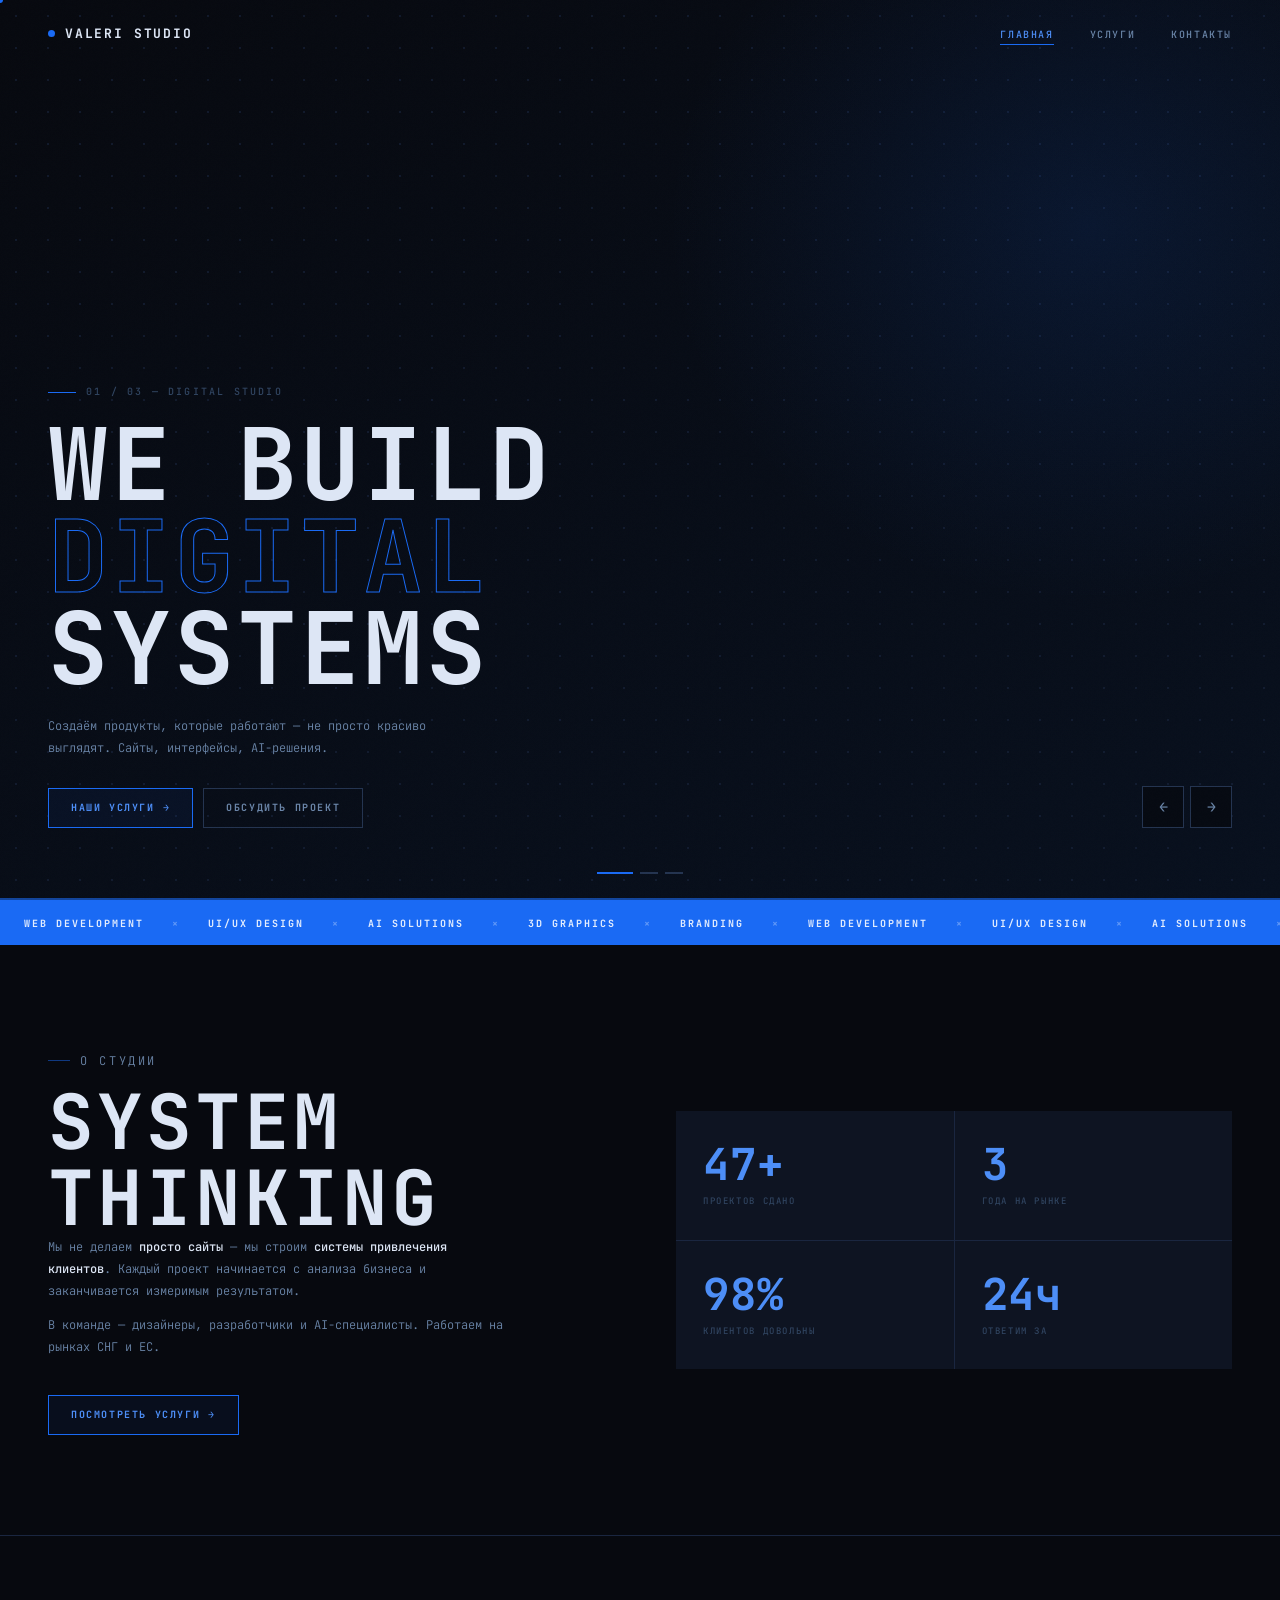
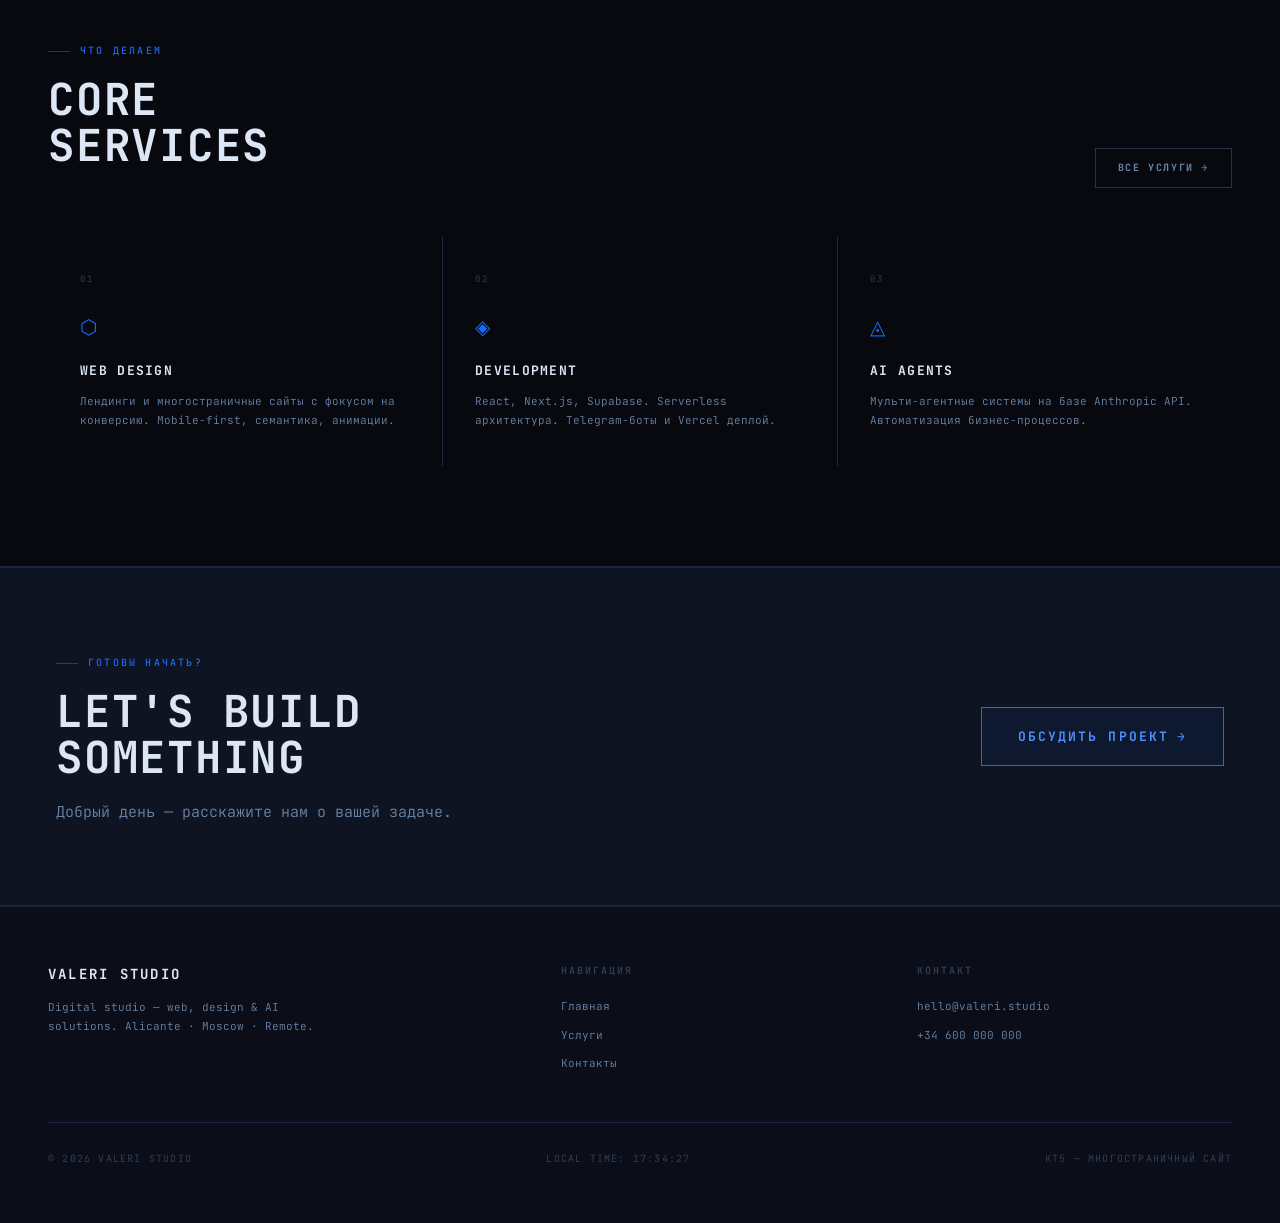
<file: index.html>
<!DOCTYPE html>
<html lang="ru">
<head>
  <meta charset="UTF-8" />
  <meta name="viewport" content="width=device-width, initial-scale=1.0" />
  <title>VALERI STUDIO — Digital Agency</title>
  <meta name="description" content="Digital studio specializing in web development, UI/UX design, and AI-powered solutions." />
  <link rel="stylesheet" href="css/style.css" />
</head>
<body>

  <!-- Noise texture overlay -->
  <div class="noise" aria-hidden="true"></div>

  <!-- ═══════════════════════════════════════
       HEADER
  ═══════════════════════════════════════ -->
  <header class="site-header" role="banner">
    <a href="index.html" class="logo" aria-label="VALERI STUDIO — home">
      <span class="logo-mark" aria-hidden="true"></span>
      VALERI STUDIO
    </a>

    <nav role="navigation" aria-label="Основная навигация">
      <ul class="nav-links" id="nav-links">
        <li><a href="index.html">Главная</a></li>
        <li><a href="portfolio.html">Услуги</a></li>
        <li><a href="contacts.html">Контакты</a></li>
      </ul>
    </nav>

    <button class="menu-toggle" id="menu-toggle" aria-controls="nav-links" aria-expanded="false" aria-label="Открыть меню">
      <span></span>
      <span></span>
      <span></span>
    </button>
  </header>

  <main>

    <!-- ═══════════════════════════════════════
         HERO SLIDER
    ═══════════════════════════════════════ -->
    <section class="hero" aria-label="Главный баннер">
      <div class="slides-track" aria-live="polite">

        <!-- Slide 1 -->
        <article class="slide slide-1 active" aria-roledescription="slide" aria-label="Слайд 1 из 3">
          <div class="slide-bg" aria-hidden="true"></div>
          <div class="slide-content">
            <p class="slide-num">01 / 03 — Digital Studio</p>
            <h1 class="slide-heading">
              WE BUILD<br /><span>DIGITAL</span><br />SYSTEMS
            </h1>
            <p class="slide-desc">
              Создаём продукты, которые работают — не просто красиво выглядят.
              Сайты, интерфейсы, AI-решения.
            </p>
            <div class="slide-actions">
              <a href="portfolio.html" class="btn btn-accent btn-arrow">Наши услуги</a>
              <a href="contacts.html" class="btn btn-ghost">Обсудить проект</a>
            </div>
          </div>
        </article>

        <!-- Slide 2 -->
        <article class="slide slide-2" aria-roledescription="slide" aria-label="Слайд 2 из 3">
          <div class="slide-bg" aria-hidden="true"></div>
          <div class="slide-content">
            <p class="slide-num">02 / 03 — Technology</p>
            <h1 class="slide-heading">
              CODE<br />MEETS<br /><span>DESIGN</span>
            </h1>
            <p class="slide-desc">
              Используем современный стек: React, Next.js, Three.js, AI API.
              Каждый проект — архитектурное решение, не шаблон.
            </p>
            <div class="slide-actions">
              <a href="portfolio.html" class="btn btn-accent btn-arrow">Смотреть работы</a>
            </div>
          </div>
        </article>

        <!-- Slide 3 -->
        <article class="slide slide-3" aria-roledescription="slide" aria-label="Слайд 3 из 3">
          <div class="slide-bg" aria-hidden="true"></div>
          <div class="slide-content">
            <p class="slide-num">03 / 03 — Let's Talk</p>
            <h1 class="slide-heading">
              START<br />YOUR<br /><span>PROJECT</span>
            </h1>
            <p class="slide-desc">
              Расскажите о задаче — ответим в течение 24 часов.
              Первая консультация бесплатно.
            </p>
            <div class="slide-actions">
              <a href="contacts.html" class="btn btn-accent btn-arrow">Связаться</a>
            </div>
          </div>
        </article>

      </div><!-- /.slides-track -->

      <!-- Slider controls -->
      <div class="slider-controls" aria-label="Управление слайдером">
        <button class="slider-btn prev" aria-label="Предыдущий слайд">&#8592;</button>
        <button class="slider-btn next" aria-label="Следующий слайд">&#8594;</button>
      </div>

      <!-- Dot indicators -->
      <div class="slider-dots" role="tablist" aria-label="Слайды">
        <button class="dot active" role="tab" aria-selected="true"  aria-label="Слайд 1"></button>
        <button class="dot"        role="tab" aria-selected="false" aria-label="Слайд 2"></button>
        <button class="dot"        role="tab" aria-selected="false" aria-label="Слайд 3"></button>
      </div>

      <!-- Progress bar -->
      <div class="slider-progress animating" aria-hidden="true" style="width:0%"></div>
    </section>

    <!-- ═══════════════════════════════════════
         MARQUEE STRIP
    ═══════════════════════════════════════ -->
    <div class="marquee-strip" aria-hidden="true">
      <div class="marquee-track">
        <span>WEB DEVELOPMENT</span><span class="sep">×</span>
        <span>UI/UX DESIGN</span><span class="sep">×</span>
        <span>AI SOLUTIONS</span><span class="sep">×</span>
        <span>3D GRAPHICS</span><span class="sep">×</span>
        <span>BRANDING</span><span class="sep">×</span>
        <span>WEB DEVELOPMENT</span><span class="sep">×</span>
        <span>UI/UX DESIGN</span><span class="sep">×</span>
        <span>AI SOLUTIONS</span><span class="sep">×</span>
        <span>3D GRAPHICS</span><span class="sep">×</span>
        <span>BRANDING</span><span class="sep">×</span>
      </div>
    </div>

    <!-- ═══════════════════════════════════════
         ABOUT + STATS
    ═══════════════════════════════════════ -->
    <section class="about-section" aria-labelledby="about-heading">
      <div class="about-inner">

        <div class="about-text">
          <p class="label reveal">О студии</p>
          <h2 class="display-title reveal reveal-d1" id="about-heading">
            SYSTEM<br />THINKING
          </h2>
          <p class="reveal reveal-d2">
            Мы не делаем <strong>просто сайты</strong> — мы строим
            <strong>системы привлечения клиентов</strong>.
            Каждый проект начинается с анализа бизнеса и заканчивается
            измеримым результатом.
          </p>
          <p class="reveal reveal-d3">
            В команде — дизайнеры, разработчики и AI-специалисты.
            Работаем на рынках СНГ и ЕС.
          </p>
          <div class="reveal reveal-d4" style="margin-top:36px">
            <a href="portfolio.html" class="btn btn-accent btn-arrow">Посмотреть услуги</a>
          </div>
        </div>

        <!-- Stats grid with animated counters -->
        <div class="stats-grid reveal reveal-d2">
          <div class="stat-box">
            <div class="stat-number"
                 data-counter
                 data-target="47"
                 data-suffix="+">0+</div>
            <div class="stat-label">Проектов сдано</div>
          </div>
          <div class="stat-box">
            <div class="stat-number"
                 data-counter
                 data-target="3"
                 data-suffix="">0</div>
            <div class="stat-label">Года на рынке</div>
          </div>
          <div class="stat-box">
            <div class="stat-number"
                 data-counter
                 data-target="98"
                 data-suffix="%">0%</div>
            <div class="stat-label">Клиентов довольны</div>
          </div>
          <div class="stat-box">
            <div class="stat-number"
                 data-counter
                 data-target="24"
                 data-suffix="ч">0ч</div>
            <div class="stat-label">Ответим за</div>
          </div>
        </div>

      </div>
    </section>

    <!-- ═══════════════════════════════════════
         SERVICES PREVIEW
    ═══════════════════════════════════════ -->
    <section class="services-preview" aria-labelledby="services-preview-heading">
      <div class="services-preview-inner">

        <header class="services-header">
          <div>
            <p class="label reveal">Что делаем</p>
            <h2 class="section-title reveal reveal-d1" id="services-preview-heading">
              CORE<br />SERVICES
            </h2>
          </div>
          <a href="portfolio.html" class="btn btn-ghost reveal reveal-d2">Все услуги →</a>
        </header>

        <div class="preview-cards" data-stagger>

          <article class="preview-card">
            <p class="card-index">01</p>
            <span class="card-icon" aria-hidden="true">⬡</span>
            <h3 class="card-title">Web Design</h3>
            <p class="card-desc">Лендинги и многостраничные сайты с фокусом на конверсию. Mobile-first, семантика, анимации.</p>
          </article>

          <article class="preview-card">
            <p class="card-index">02</p>
            <span class="card-icon" aria-hidden="true">◈</span>
            <h3 class="card-title">Development</h3>
            <p class="card-desc">React, Next.js, Supabase. Serverless архитектура. Telegram-боты и Vercel деплой.</p>
          </article>

          <article class="preview-card">
            <p class="card-index">03</p>
            <span class="card-icon" aria-hidden="true">◬</span>
            <h3 class="card-title">AI Agents</h3>
            <p class="card-desc">Мульти-агентные системы на базе Anthropic API. Автоматизация бизнес-процессов.</p>
          </article>

        </div><!-- /.preview-cards -->

      </div>
    </section>

    <!-- ═══════════════════════════════════════
         DYNAMIC CONTENT: CTA BANNER
    ═══════════════════════════════════════ -->
    <section style="padding:80px 56px; background:var(--surface); border-top:1px solid var(--border); border-bottom:1px solid var(--border);" aria-labelledby="cta-heading">
      <div style="max-width:1280px; margin:0 auto; display:flex; justify-content:space-between; align-items:center; gap:32px; flex-wrap:wrap;">
        <div>
          <p class="label reveal" aria-hidden="true">Готовы начать?</p>
          <h2 class="section-title reveal reveal-d1" id="cta-heading">
            LET'S BUILD<br />SOMETHING
          </h2>
          <!-- Dynamic greeting injected by main.js -->
          <p class="reveal reveal-d2" style="font-size:15px; color:var(--text-dim); margin-top:8px;">
            <span data-greeting></span> — расскажите нам о вашей задаче.
          </p>
        </div>
        <a href="contacts.html" class="btn btn-accent btn-arrow reveal reveal-d3" style="font-size:13px; padding:18px 36px;">
          Обсудить проект
        </a>
      </div>
    </section>

  </main>

  <!-- ═══════════════════════════════════════
       FOOTER
  ═══════════════════════════════════════ -->
  <footer class="site-footer" role="contentinfo">
    <div>
      <p class="footer-brand">VALERI STUDIO</p>
      <p class="footer-tagline">Digital studio — web, design & AI solutions. Alicante · Moscow · Remote.</p>
    </div>

    <nav class="footer-col" aria-label="Навигация в footer">
      <h4>Навигация</h4>
      <a href="index.html">Главная</a>
      <a href="portfolio.html">Услуги</a>
      <a href="contacts.html">Контакты</a>
    </nav>

    <div class="footer-col">
      <h4>Контакт</h4>
      <a href="mailto:hello@valeri.studio">hello@valeri.studio</a>
      <a href="tel:+34600000000">+34 600 000 000</a>
    </div>

    <div class="footer-bottom">
      <span>© <span data-year></span> VALERI STUDIO</span>
      <span style="font-family:var(--ff-mono); font-size:10px; letter-spacing:0.12em; color:var(--text-muted)">
        LOCAL TIME: <span data-clock></span>
      </span>
      <span>KT5 — Многостраничный сайт</span>
    </div>
  </footer>

  <!-- Scripts -->
  <script src="js/nav.js"></script>
  <script src="js/slider.js"></script>
  <script src="js/main.js"></script>

</body>
</html>
</file>
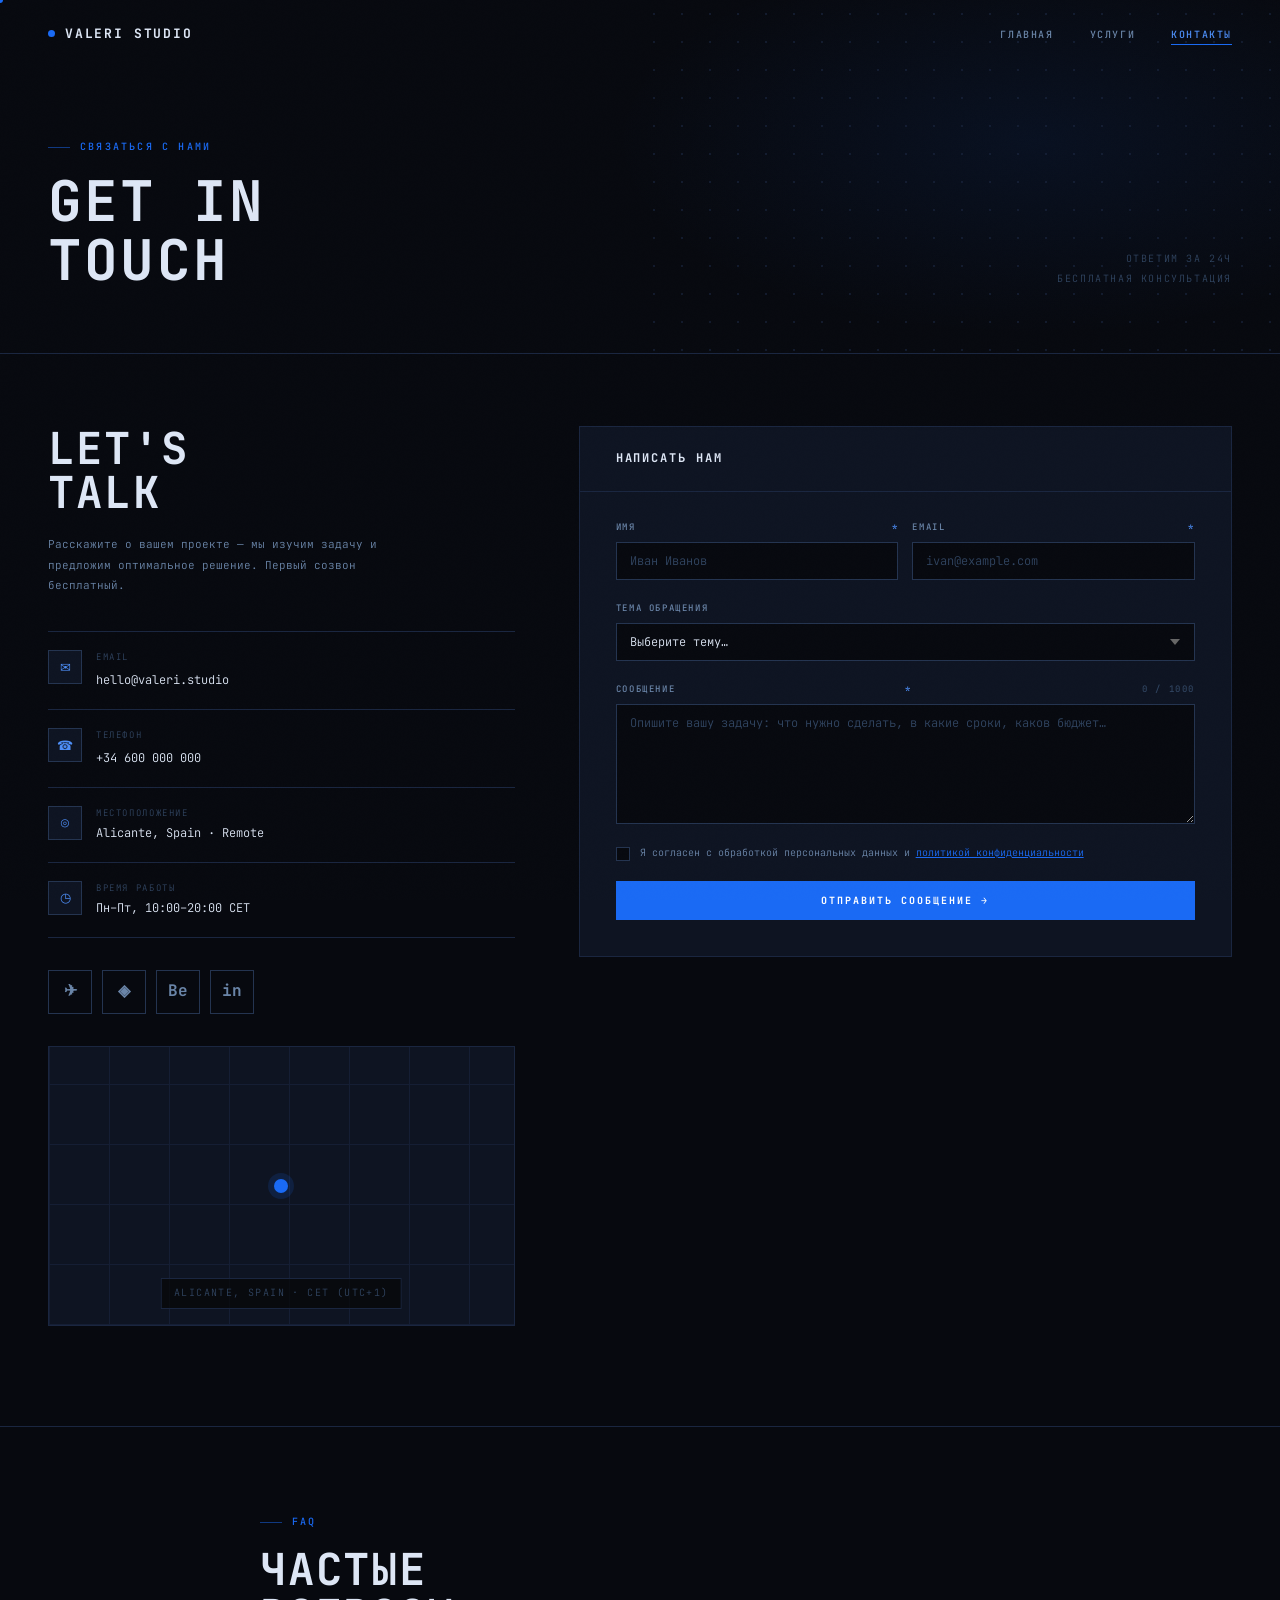
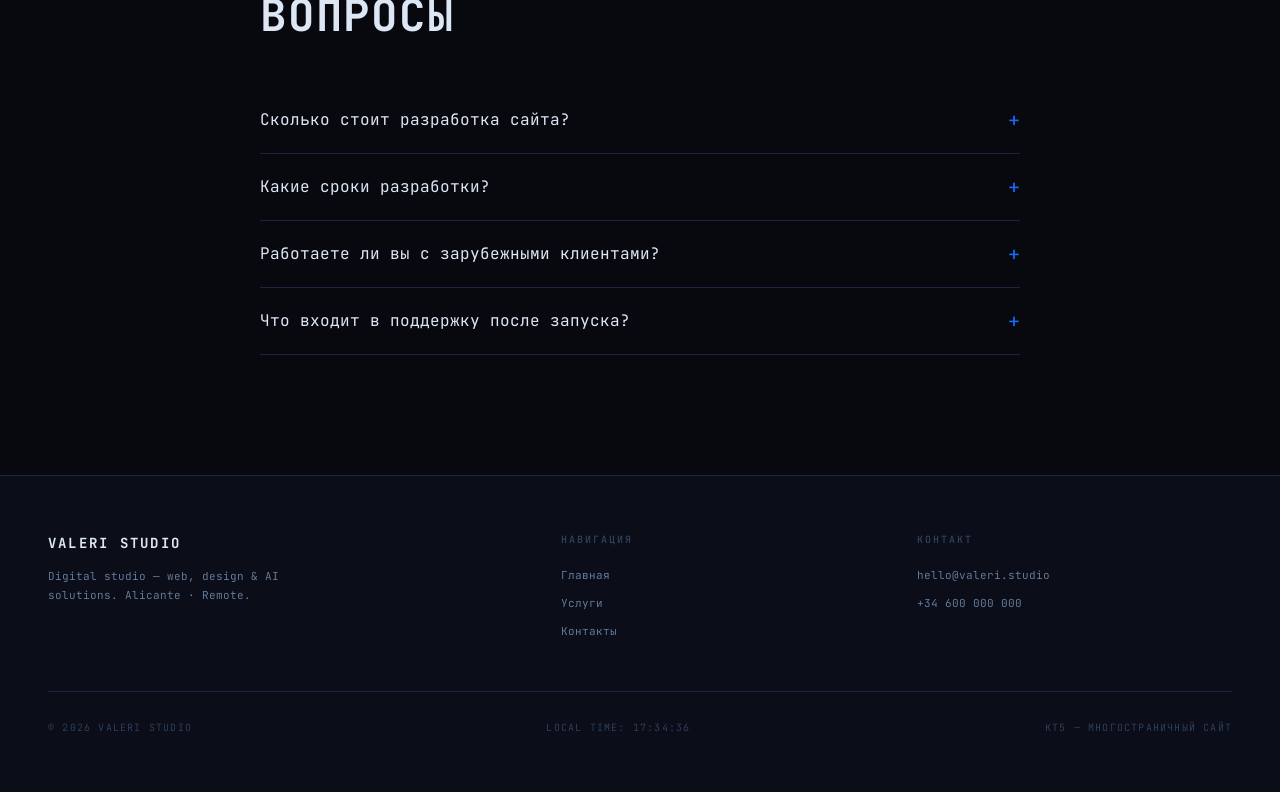
<file: contacts.html>
<!DOCTYPE html>
<html lang="ru">
<head>
  <meta charset="UTF-8" />
  <meta name="viewport" content="width=device-width, initial-scale=1.0" />
  <title>Контакты — VALERI STUDIO</title>
  <meta name="description" content="Свяжитесь с командой VALERI STUDIO. Ответим в течение 24 часов." />
  <link rel="stylesheet" href="css/style.css" />
  <style>
    /* Additional inline styles for map placeholder & social */
    .map-placeholder {
      width: 100%;
      height: 280px;
      background: var(--surface);
      border: 1px solid var(--border);
      display: flex;
      align-items: center;
      justify-content: center;
      margin-top: 32px;
      position: relative;
      overflow: hidden;
    }
    .map-placeholder::before {
      content: '';
      position: absolute;
      inset: 0;
      background:
        repeating-linear-gradient(0deg, var(--border) 0, var(--border) 1px, transparent 1px, transparent 60px),
        repeating-linear-gradient(90deg, var(--border) 0, var(--border) 1px, transparent 1px, transparent 60px);
      opacity: 0.6;
    }
    .map-dot {
      width: 14px; height: 14px;
      background: var(--accent);
      border-radius: 50%;
      position: relative;
      z-index: 1;
      box-shadow: 0 0 0 6px var(--accent-glow);
      animation: map-pulse 2s infinite;
    }
    @keyframes map-pulse {
      0%,100% { box-shadow: 0 0 0 6px var(--accent-glow); }
      50%      { box-shadow: 0 0 0 18px transparent; }
    }
    .map-label {
      position: absolute;
      bottom: 16px; left: 50%; transform: translateX(-50%);
      font-family: var(--ff-mono);
      font-size: 10px;
      letter-spacing: 0.14em;
      text-transform: uppercase;
      color: var(--text-muted);
      z-index: 1;
      background: rgba(6,6,6,0.7);
      padding: 6px 12px;
      border: 1px solid var(--border);
    }

    .social-row {
      display: flex;
      gap: 10px;
      margin-top: 32px;
    }
    .social-btn {
      width: 44px; height: 44px;
      border: 1px solid var(--border-2);
      background: transparent;
      color: var(--text-dim);
      font-size: 16px;
      display: flex;
      align-items: center;
      justify-content: center;
      transition: var(--t);
      text-decoration: none;
      cursor: pointer;
    }
    .social-btn:hover {
      border-color: var(--accent);
      color: var(--accent);
      background: var(--accent-glow);
    }

    /* Field select custom arrow */
    .field-select {
      background-image: url("data:image/svg+xml,%3Csvg xmlns='http://www.w3.org/2000/svg' width='10' height='6'%3E%3Cpath d='M0 0l5 6 5-6z' fill='%23666'/%3E%3C/svg%3E");
      background-repeat: no-repeat;
      background-position: right 14px center;
      padding-right: 36px;
    }
    .field-select option { background: #111; }
  </style>
</head>
<body>

  <div class="noise" aria-hidden="true"></div>

  <!-- ═══════════════════════════════════════
       HEADER
  ═══════════════════════════════════════ -->
  <header class="site-header" role="banner">
    <a href="index.html" class="logo" aria-label="VALERI STUDIO — home">
      <span class="logo-mark" aria-hidden="true"></span>
      VALERI STUDIO
    </a>

    <nav role="navigation" aria-label="Основная навигация">
      <ul class="nav-links" id="nav-links">
        <li><a href="index.html">Главная</a></li>
        <li><a href="portfolio.html">Услуги</a></li>
        <li><a href="contacts.html">Контакты</a></li>
      </ul>
    </nav>

    <button class="menu-toggle" id="menu-toggle" aria-controls="nav-links" aria-expanded="false" aria-label="Открыть меню">
      <span></span><span></span><span></span>
    </button>
  </header>

  <main>

    <!-- ═══════════════════════════════════════
         PAGE HERO
    ═══════════════════════════════════════ -->
    <section class="page-hero" aria-labelledby="contacts-heading">
      <div class="page-hero-inner">
        <div>
          <p class="label">Связаться с нами</p>
          <h1 class="page-title" id="contacts-heading">
            GET IN<br />TOUCH
          </h1>
        </div>
        <p class="page-hero-meta">
          Ответим за 24ч<br />
          Бесплатная консультация
        </p>
      </div>
    </section>

    <!-- ═══════════════════════════════════════
         CONTACT SECTION
    ═══════════════════════════════════════ -->
    <section class="contact-section" aria-labelledby="contact-form-title">

      <div class="contact-inner">

        <!-- Left: Contact info -->
        <aside class="contact-info" aria-label="Контактная информация">

          <h2 class="reveal">LET'S<br />TALK</h2>
          <p class="reveal reveal-d1">
            Расскажите о вашем проекте — мы изучим задачу
            и предложим оптимальное решение.
            Первый созвон бесплатный.
          </p>

          <!-- Contact items -->
          <div class="contact-items reveal reveal-d2">

            <div class="contact-item">
              <div class="ci-icon" aria-hidden="true">✉</div>
              <div>
                <p class="ci-label">Email</p>
                <a href="mailto:hello@valeri.studio" class="ci-value" style="transition:color 0.2s" onmouseenter="this.style.color='var(--accent)'" onmouseleave="this.style.color=''">
                  hello@valeri.studio
                </a>
              </div>
            </div>

            <div class="contact-item">
              <div class="ci-icon" aria-hidden="true">☎</div>
              <div>
                <p class="ci-label">Телефон</p>
                <a href="tel:+34600000000" class="ci-value" style="transition:color 0.2s" onmouseenter="this.style.color='var(--accent)'" onmouseleave="this.style.color=''">
                  +34 600 000 000
                </a>
              </div>
            </div>

            <div class="contact-item">
              <div class="ci-icon" aria-hidden="true">◎</div>
              <div>
                <p class="ci-label">Местоположение</p>
                <p class="ci-value">Alicante, Spain · Remote</p>
              </div>
            </div>

            <div class="contact-item">
              <div class="ci-icon" aria-hidden="true">◷</div>
              <div>
                <p class="ci-label">Время работы</p>
                <p class="ci-value">Пн–Пт, 10:00–20:00 CET</p>
              </div>
            </div>

          </div>

          <!-- Social links -->
          <div class="social-row reveal reveal-d3" aria-label="Социальные сети">
            <a href="#" class="social-btn" aria-label="Telegram" title="Telegram">✈</a>
            <a href="#" class="social-btn" aria-label="GitHub" title="GitHub">◈</a>
            <a href="#" class="social-btn" aria-label="Behance" title="Behance">Be</a>
            <a href="#" class="social-btn" aria-label="LinkedIn" title="LinkedIn">in</a>
          </div>

          <!-- Map placeholder -->
          <div class="map-placeholder reveal reveal-d4" role="img" aria-label="Местоположение: Alicante, Spain">
            <div class="map-dot"></div>
            <p class="map-label">Alicante, Spain · CET (UTC+1)</p>
          </div>

        </aside>

        <!-- Right: Contact form -->
        <div class="contact-form-wrap reveal reveal-d2">

          <h2 class="form-title" id="contact-form-title">Написать нам</h2>

          <!-- Form -->
          <form id="contact-form" novalidate autocomplete="on">

            <div class="form-row">

              <!-- Name -->
              <div class="field-group">
                <label class="field-label" for="field-name">
                  Имя <span class="req" aria-hidden="true">*</span>
                </label>
                <input
                  id="field-name"
                  class="field-input"
                  type="text"
                  name="name"
                  placeholder="Иван Иванов"
                  autocomplete="name"
                  required
                  aria-required="true"
                  aria-describedby="error-name"
                />
                <span class="field-error" id="error-name" data-error="name" role="alert"></span>
              </div>

              <!-- Email -->
              <div class="field-group">
                <label class="field-label" for="field-email">
                  Email <span class="req" aria-hidden="true">*</span>
                </label>
                <input
                  id="field-email"
                  class="field-input"
                  type="email"
                  name="email"
                  placeholder="ivan@example.com"
                  autocomplete="email"
                  required
                  aria-required="true"
                  aria-describedby="error-email"
                />
                <span class="field-error" id="error-email" data-error="email" role="alert"></span>
              </div>

            </div><!-- /.form-row -->

            <!-- Subject (select) -->
            <div class="field-group full">
              <label class="field-label" for="field-subject">Тема обращения</label>
              <select
                id="field-subject"
                class="field-input field-select"
                name="subject"
                aria-describedby="error-subject"
              >
                <option value="" disabled selected>Выберите тему…</option>
                <option value="web">Веб-разработка / лендинг</option>
                <option value="design">UI/UX дизайн</option>
                <option value="ai">AI-агент / автоматизация</option>
                <option value="3d">3D / WebGL визуализация</option>
                <option value="other">Другое</option>
              </select>
              <span class="field-error" id="error-subject" data-error="subject" role="alert"></span>
            </div>

            <!-- Message -->
            <div class="field-group full">
              <label class="field-label" for="field-message">
                Сообщение <span class="req" aria-hidden="true">*</span>
                <span data-counter-label style="color:var(--text-muted)">0 / 1000</span>
              </label>
              <textarea
                id="field-message"
                class="field-textarea"
                name="message"
                placeholder="Опишите вашу задачу: что нужно сделать, в какие сроки, каков бюджет…"
                required
                aria-required="true"
                aria-describedby="error-message"
              ></textarea>
              <span class="field-error" id="error-message" data-error="message" role="alert"></span>
            </div>

            <!-- Privacy checkbox -->
            <label class="form-check" for="privacy-check">
              <input type="checkbox" id="privacy-check" name="privacy" />
              <span class="form-check-text">
                Я согласен с обработкой персональных данных и
                <a href="#" style="color:var(--accent);text-decoration:underline">политикой конфиденциальности</a>
              </span>
            </label>

            <!-- Submit -->
            <button type="submit" class="form-submit" aria-live="polite">
              <span class="btn-text">Отправить сообщение →</span>
              <span class="spinner" aria-hidden="true"></span>
            </button>

          </form>

          <!-- Success state (hidden until form submitted) -->
          <div class="form-success" role="alert" aria-live="polite">
            <div class="success-icon" aria-hidden="true">✓</div>
            <h3 class="success-title">Сообщение отправлено!</h3>
            <p class="success-desc">
              Спасибо! Мы получили вашу заявку и свяжемся в течение 24 часов.
            </p>
            <button
              onclick="location.reload()"
              class="btn btn-ghost"
              style="margin-top:8px"
              aria-label="Отправить ещё одно сообщение"
            >
              Отправить ещё
            </button>
          </div>

        </div><!-- /.contact-form-wrap -->

      </div><!-- /.contact-inner -->

    </section>

    <!-- ═══════════════════════════════════════
         FAQ (Динамическое изменение контента)
    ═══════════════════════════════════════ -->
    <section style="padding:80px 56px 120px; border-top:1px solid var(--border);" aria-labelledby="faq-heading">
      <div style="max-width:760px; margin:0 auto;">
        <p class="label reveal">FAQ</p>
        <h2 class="section-title reveal reveal-d1" id="faq-heading">ЧАСТЫЕ<br />ВОПРОСЫ</h2>

        <div style="margin-top:48px;" id="faq-list">

          <!-- FAQ items - открываются по клику (динамическое изменение контента) -->
          <div class="faq-item reveal" style="border-bottom:1px solid var(--border);">
            <button class="faq-q" aria-expanded="false" style="width:100%;text-align:left;background:none;border:none;padding:20px 0;display:flex;justify-content:space-between;align-items:center;font-family:var(--ff-body);font-size:16px;color:var(--text);cursor:pointer;gap:16px;">
              Сколько стоит разработка сайта?
              <span class="faq-icon" aria-hidden="true" style="color:var(--accent);font-size:20px;transition:transform 0.3s;flex-shrink:0">+</span>
            </button>
            <div class="faq-a" style="overflow:hidden;max-height:0;transition:max-height 0.4s ease;font-size:14px;color:var(--text-dim);line-height:1.8;padding-bottom:0;">
              <p style="padding-bottom:20px;">Лендинг — от ₽35 000 / €1 000. Многостраничный сайт — от ₽75 000 / €2 000. Цена зависит от функциональности, дизайна и сроков. Бесплатно обсудим детали перед оценкой.</p>
            </div>
          </div>

          <div class="faq-item reveal reveal-d1" style="border-bottom:1px solid var(--border);">
            <button class="faq-q" aria-expanded="false" style="width:100%;text-align:left;background:none;border:none;padding:20px 0;display:flex;justify-content:space-between;align-items:center;font-family:var(--ff-body);font-size:16px;color:var(--text);cursor:pointer;gap:16px;">
              Какие сроки разработки?
              <span class="faq-icon" aria-hidden="true" style="color:var(--accent);font-size:20px;transition:transform 0.3s;flex-shrink:0">+</span>
            </button>
            <div class="faq-a" style="overflow:hidden;max-height:0;transition:max-height 0.4s ease;font-size:14px;color:var(--text-dim);line-height:1.8;">
              <p style="padding-bottom:20px;">Лендинг — 7–14 дней. Многостраничный сайт — 3–6 недель. AI-агент — от 2 недель. Сроки фиксируем в договоре с чёткими дедлайнами по каждому этапу.</p>
            </div>
          </div>

          <div class="faq-item reveal reveal-d2" style="border-bottom:1px solid var(--border);">
            <button class="faq-q" aria-expanded="false" style="width:100%;text-align:left;background:none;border:none;padding:20px 0;display:flex;justify-content:space-between;align-items:center;font-family:var(--ff-body);font-size:16px;color:var(--text);cursor:pointer;gap:16px;">
              Работаете ли вы с зарубежными клиентами?
              <span class="faq-icon" aria-hidden="true" style="color:var(--accent);font-size:20px;transition:transform 0.3s;flex-shrink:0">+</span>
            </button>
            <div class="faq-a" style="overflow:hidden;max-height:0;transition:max-height 0.4s ease;font-size:14px;color:var(--text-dim);line-height:1.8;">
              <p style="padding-bottom:20px;">Да. Работаем с клиентами из СНГ, ЕС и других регионов. Принимаем оплату в рублях, евро и USDT. Работаем полностью удалённо.</p>
            </div>
          </div>

          <div class="faq-item reveal reveal-d3" style="border-bottom:1px solid var(--border);">
            <button class="faq-q" aria-expanded="false" style="width:100%;text-align:left;background:none;border:none;padding:20px 0;display:flex;justify-content:space-between;align-items:center;font-family:var(--ff-body);font-size:16px;color:var(--text);cursor:pointer;gap:16px;">
              Что входит в поддержку после запуска?
              <span class="faq-icon" aria-hidden="true" style="color:var(--accent);font-size:20px;transition:transform 0.3s;flex-shrink:0">+</span>
            </button>
            <div class="faq-a" style="overflow:hidden;max-height:0;transition:max-height 0.4s ease;font-size:14px;color:var(--text-dim);line-height:1.8;">
              <p style="padding-bottom:20px;">30 дней бесплатной поддержки: исправление багов, мелкие правки, консультации. Далее — по ежемесячному договору обслуживания.</p>
            </div>
          </div>

        </div><!-- /#faq-list -->
      </div>
    </section>

  </main>

  <!-- ═══════════════════════════════════════
       FOOTER
  ═══════════════════════════════════════ -->
  <footer class="site-footer" role="contentinfo">
    <div>
      <p class="footer-brand">VALERI STUDIO</p>
      <p class="footer-tagline">Digital studio — web, design & AI solutions. Alicante · Remote.</p>
    </div>
    <nav class="footer-col" aria-label="Навигация в footer">
      <h4>Навигация</h4>
      <a href="index.html">Главная</a>
      <a href="portfolio.html">Услуги</a>
      <a href="contacts.html">Контакты</a>
    </nav>
    <div class="footer-col">
      <h4>Контакт</h4>
      <a href="mailto:hello@valeri.studio">hello@valeri.studio</a>
      <a href="tel:+34600000000">+34 600 000 000</a>
    </div>
    <div class="footer-bottom">
      <span>© <span data-year></span> VALERI STUDIO</span>
      <span style="font-family:var(--ff-mono); font-size:10px; color:var(--text-muted)">
        LOCAL TIME: <span data-clock></span>
      </span>
      <span>KT5 — Многостраничный сайт</span>
    </div>
  </footer>

  <!-- Site scripts -->
  <script src="js/nav.js"></script>
  <script src="js/main.js"></script>
  <script src="js/form.js"></script>

  <!-- FAQ accordion — динамическое изменение контента -->
  <script>
    (function () {
      document.querySelectorAll('.faq-item').forEach(item => {
        const btn  = item.querySelector('.faq-q');
        const body = item.querySelector('.faq-a');
        const icon = item.querySelector('.faq-icon');

        btn.addEventListener('click', () => {
          const isOpen = btn.getAttribute('aria-expanded') === 'true';

          // Close all
          document.querySelectorAll('.faq-item').forEach(other => {
            other.querySelector('.faq-q').setAttribute('aria-expanded', 'false');
            other.querySelector('.faq-a').style.maxHeight = '0';
            other.querySelector('.faq-icon').style.transform = 'rotate(0deg)';
          });

          // Open clicked (if was closed)
          if (!isOpen) {
            btn.setAttribute('aria-expanded', 'true');
            body.style.maxHeight = body.scrollHeight + 'px';
            icon.style.transform = 'rotate(45deg)';
          }
        });
      });
    })();
  </script>

</body>
</html>
</file>
<file: css/style.css>
@import url('https://fonts.googleapis.com/css2?family=JetBrains+Mono:ital,wght@0,300;0,400;0,500;0,700;1,300&display=swap');

/* ═══════════════════════════════════════════
   ROOT VARIABLES — Corporate Blue / sf-sys
═══════════════════════════════════════════ */
:root {
  --bg:           #07090f;
  --bg-2:         #0b0e18;
  --surface:      #0e1422;
  --surface-2:    #111828;
  --border:       #1a2640;
  --border-2:     #243450;
  --text:         #dde6f5;
  --text-dim:     #6a85a8;
  --text-muted:   #304460;
  --accent:       #1a6af4;
  --accent-2:     #4d8ef7;
  --accent-glow:  rgba(26,106,244,0.14);
  --accent-dark:  #1255cc;
  --red:          #e84040;
  --radius:       2px;
  --ff:           'JetBrains Mono', monospace;
  --ease:         cubic-bezier(0.25, 0.46, 0.45, 0.94);
  --t:            all 0.28s var(--ease);
  --header-h:     68px;
}

/* ═══════════════════════════════════════════
   RESET & BASE
═══════════════════════════════════════════ */
*, *::before, *::after { box-sizing: border-box; margin: 0; padding: 0; }
html { scroll-behavior: smooth; }
body {
  background: var(--bg);
  color: var(--text);
  font-family: var(--ff);
  font-weight: 300;
  font-size: 14px;
  line-height: 1.65;
  overflow-x: hidden;
  -webkit-font-smoothing: antialiased;
}
img { max-width: 100%; display: block; }
a { color: inherit; text-decoration: none; }
ul { list-style: none; }
button { cursor: pointer; font-family: var(--ff); }
code { font-family: var(--ff); }

::-webkit-scrollbar { width: 3px; }
::-webkit-scrollbar-track { background: var(--bg); }
::-webkit-scrollbar-thumb { background: var(--accent); }
::selection { background: var(--accent); color: #fff; }

/* ═══════════════════════════════════════════
   HEADER
═══════════════════════════════════════════ */
.site-header {
  position: fixed;
  inset: 0 0 auto 0;
  height: var(--header-h);
  display: flex;
  align-items: center;
  justify-content: space-between;
  padding: 0 48px;
  z-index: 900;
  transition: background 0.35s ease, border-color 0.35s ease;
  border-bottom: 1px solid transparent;
}
.site-header.scrolled {
  background: rgba(7,9,15,0.92);
  backdrop-filter: blur(16px);
  -webkit-backdrop-filter: blur(16px);
  border-color: var(--border);
}
.logo {
  display: flex;
  align-items: center;
  gap: 10px;
  font-size: 13px;
  font-weight: 700;
  letter-spacing: 0.14em;
  text-transform: uppercase;
  color: var(--text);
  transition: color 0.2s;
}
.logo:hover { color: var(--accent-2); }
.logo-mark {
  width: 7px; height: 7px;
  background: var(--accent);
  border-radius: 50%;
  animation: dot-pulse 2.4s ease-in-out infinite;
}
@keyframes dot-pulse {
  0%,100% { transform: scale(1); opacity: 1; }
  50%      { transform: scale(1.6); opacity: 0.5; }
}
.nav-links { display: flex; align-items: center; gap: 36px; }
.nav-links a {
  font-size: 10px;
  font-weight: 500;
  letter-spacing: 0.16em;
  text-transform: uppercase;
  color: var(--text-dim);
  position: relative;
  padding-bottom: 2px;
  transition: color 0.22s;
}
.nav-links a::after {
  content: '';
  position: absolute;
  bottom: -2px; left: 0;
  width: 0; height: 1px;
  background: var(--accent);
  transition: width 0.28s var(--ease);
}
.nav-links a:hover, .nav-links a.active { color: var(--accent-2); }
.nav-links a:hover::after, .nav-links a.active::after { width: 100%; }
.menu-toggle {
  display: none;
  flex-direction: column;
  gap: 6px;
  padding: 4px;
  background: none;
  border: none;
}
.menu-toggle span {
  display: block;
  width: 22px; height: 1px;
  background: var(--text-dim);
  transition: var(--t);
  transform-origin: center;
}
.menu-toggle.open span:nth-child(1) { transform: translateY(7px) rotate(45deg); background: var(--accent-2); }
.menu-toggle.open span:nth-child(2) { opacity: 0; transform: scaleX(0); }
.menu-toggle.open span:nth-child(3) { transform: translateY(-7px) rotate(-45deg); background: var(--accent-2); }

/* ═══════════════════════════════════════════
   FOOTER
═══════════════════════════════════════════ */
.site-footer {
  background: var(--bg-2);
  border-top: 1px solid var(--border);
  padding: 56px 48px;
  display: grid;
  grid-template-columns: 1.5fr 1fr 1fr;
  gap: 40px;
  align-items: start;
}
.footer-brand {
  font-size: 14px;
  font-weight: 700;
  letter-spacing: 0.16em;
  text-transform: uppercase;
  margin-bottom: 12px;
}
.footer-tagline { font-size: 11px; color: var(--text-dim); line-height: 1.75; max-width: 280px; }
.footer-col h4 {
  font-size: 10px;
  font-weight: 500;
  letter-spacing: 0.2em;
  text-transform: uppercase;
  color: var(--text-muted);
  margin-bottom: 18px;
}
.footer-col a {
  display: block;
  font-size: 11px;
  color: var(--text-dim);
  margin-bottom: 10px;
  transition: color 0.2s;
}
.footer-col a:hover { color: var(--accent-2); }
.footer-bottom {
  grid-column: 1 / -1;
  padding-top: 28px;
  border-top: 1px solid var(--border);
  display: flex;
  justify-content: space-between;
  align-items: center;
  font-size: 10px;
  letter-spacing: 0.12em;
  text-transform: uppercase;
  color: var(--text-muted);
}

/* ═══════════════════════════════════════════
   COMMON UTILITIES
═══════════════════════════════════════════ */
.label {
  display: inline-flex;
  align-items: center;
  gap: 10px;
  font-size: 10px;
  font-weight: 500;
  letter-spacing: 0.22em;
  text-transform: uppercase;
  color: var(--accent);
  margin-bottom: 16px;
}
.label::before {
  content: '';
  display: block;
  width: 22px; height: 1px;
  background: var(--accent);
  opacity: 0.5;
}

.display-title {
  font-size: clamp(32px, 6vw, 76px);
  font-weight: 700;
  letter-spacing: 0.04em;
  line-height: 1.0;
  text-transform: uppercase;
}
.display-title em {
  font-style: normal;
  color: transparent;
  -webkit-text-stroke: 1px var(--accent);
}

.page-title {
  font-size: clamp(26px, 4.5vw, 56px);
  font-weight: 700;
  letter-spacing: 0.04em;
  line-height: 1.05;
  text-transform: uppercase;
}

.section-title {
  font-size: clamp(22px, 3.5vw, 44px);
  font-weight: 700;
  letter-spacing: 0.04em;
  line-height: 1.05;
  text-transform: uppercase;
  margin-bottom: 20px;
}

/* Buttons */
.btn {
  display: inline-flex;
  align-items: center;
  gap: 8px;
  font-family: var(--ff);
  font-size: 10px;
  font-weight: 700;
  letter-spacing: 0.16em;
  text-transform: uppercase;
  padding: 11px 22px;
  border: 1px solid currentColor;
  background: transparent;
  color: inherit;
  transition: var(--t);
  position: relative;
  overflow: hidden;
}
.btn::before {
  content: '';
  position: absolute; inset: 0;
  background: currentColor;
  transform: translateX(-102%);
  transition: transform 0.3s var(--ease);
  opacity: 0.07;
}
.btn:hover::before { transform: translateX(0); }
.btn-accent {
  color: var(--accent-2);
  border-color: var(--accent);
  background: rgba(26,106,244,0.06);
}
.btn-accent:hover { background: var(--accent); color: #fff; }
.btn-accent:hover::before { display: none; }
.btn-ghost { color: var(--text-dim); border-color: var(--border-2); }
.btn-ghost:hover { color: var(--text); border-color: var(--text-dim); }
.btn-arrow::after { content: ' →'; }

/* Tag */
.tag {
  display: inline-block;
  font-size: 9px;
  font-weight: 500;
  letter-spacing: 0.12em;
  text-transform: uppercase;
  padding: 3px 8px;
  border: 1px solid var(--border-2);
  color: var(--text-muted);
}
.tag.accent { border-color: var(--accent); color: var(--accent-2); }

/* Noise */
.noise {
  position: fixed; inset: 0;
  z-index: 9999; pointer-events: none;
  background-image: url("data:image/svg+xml,%3Csvg viewBox='0 0 200 200' xmlns='http://www.w3.org/2000/svg'%3E%3Cfilter id='n'%3E%3CfeTurbulence type='fractalNoise' baseFrequency='0.85' numOctaves='4' stitchTiles='stitch'/%3E%3C/filter%3E%3Crect width='100%25' height='100%25' filter='url(%23n)' opacity='0.025'/%3E%3C/svg%3E");
  background-size: 200px 200px;
  opacity: 0.45;
  mix-blend-mode: overlay;
}

/* ═══════════════════════════════════════════
   SCROLL REVEAL
═══════════════════════════════════════════ */
.reveal {
  opacity: 0;
  transform: translateY(24px);
  transition: opacity 0.6s var(--ease), transform 0.6s var(--ease);
}
.reveal.in-view { opacity: 1; transform: translateY(0); }
.reveal-d1 { transition-delay: 0.1s; }
.reveal-d2 { transition-delay: 0.2s; }
.reveal-d3 { transition-delay: 0.3s; }
.reveal-d4 { transition-delay: 0.4s; }

/* ═══════════════════════════════════════════
   PAGE HERO (inner pages)
═══════════════════════════════════════════ */
.page-hero {
  padding: calc(var(--header-h) + 64px) 48px 64px;
  border-bottom: 1px solid var(--border);
  position: relative;
  overflow: hidden;
}
.page-hero::before {
  content: '';
  position: absolute; top: 0; right: 0;
  width: 55%; height: 100%;
  background: radial-gradient(ellipse at 65% 40%, rgba(26,106,244,0.08) 0%, transparent 65%);
  pointer-events: none;
}
.page-hero::after {
  content: '';
  position: absolute; top: 0; right: 0;
  width: 50%; height: 100%;
  background-image: radial-gradient(circle, var(--border) 1px, transparent 1px);
  background-size: 28px 28px;
  opacity: 0.6;
  pointer-events: none;
}
.page-hero-inner {
  max-width: 1200px;
  margin: 0 auto;
  display: flex;
  justify-content: space-between;
  align-items: flex-end;
  gap: 40px;
  position: relative; z-index: 1;
}
.page-hero-meta {
  font-size: 10px;
  letter-spacing: 0.16em;
  text-transform: uppercase;
  color: var(--text-muted);
  text-align: right;
  line-height: 2;
}

/* ═══════════════════════════════════════════
   HOME — HERO SLIDER
═══════════════════════════════════════════ */
.hero { position: relative; height: 100vh; min-height: 600px; overflow: hidden; }
.slides-track { position: relative; width: 100%; height: 100%; }
.slide {
  position: absolute; inset: 0;
  display: flex;
  align-items: flex-end;
  padding: 0 48px 72px;
  opacity: 0;
  transition: opacity 0.75s ease;
  pointer-events: none;
}
.slide.active { opacity: 1; pointer-events: auto; }

.slide-bg { position: absolute; inset: 0; z-index: 0; }
.slide-bg::before {
  content: '';
  position: absolute; inset: 0;
  background-image: radial-gradient(circle, var(--border) 1px, transparent 1px);
  background-size: 32px 32px;
  opacity: 0.55;
}
.slide-1 .slide-bg { background: linear-gradient(150deg, #07090f 0%, #08101e 100%); }
.slide-1 .slide-bg::after {
  content: '';
  position: absolute; inset: 0;
  background: radial-gradient(ellipse 55% 70% at 85% 25%, rgba(26,106,244,0.11) 0%, transparent 60%);
}
.slide-2 .slide-bg { background: linear-gradient(150deg, #07090f 0%, #060b14 100%); }
.slide-2 .slide-bg::after {
  content: '';
  position: absolute; inset: 0;
  background: radial-gradient(ellipse 60% 60% at 15% 70%, rgba(26,106,244,0.08) 0%, transparent 65%);
}
.slide-3 .slide-bg { background: linear-gradient(150deg, #070912 0%, #090c18 100%); }
.slide-3 .slide-bg::after {
  content: '';
  position: absolute; inset: 0;
  background: radial-gradient(ellipse 50% 80% at 60% 15%, rgba(26,106,244,0.09) 0%, transparent 60%);
}
.slide-content { position: relative; z-index: 1; max-width: 800px; }
.slide-num {
  font-size: 10px;
  font-weight: 500;
  letter-spacing: 0.22em;
  text-transform: uppercase;
  color: var(--text-muted);
  margin-bottom: 18px;
  display: flex;
  align-items: center;
  gap: 10px;
}
.slide-num::before { content: ''; display: block; width: 28px; height: 1px; background: var(--accent); }
.slide-heading {
  font-size: clamp(44px, 8.5vw, 100px);
  font-weight: 700;
  letter-spacing: 0.03em;
  line-height: 0.92;
  text-transform: uppercase;
  margin-bottom: 22px;
}
.slide-heading span { color: transparent; -webkit-text-stroke: 1px var(--accent); }
.slide-desc {
  font-size: 12px;
  font-weight: 300;
  color: var(--text-dim);
  max-width: 420px;
  margin-bottom: 28px;
  line-height: 1.8;
}
.slide-actions { display: flex; gap: 10px; flex-wrap: wrap; }

.slider-controls {
  position: absolute;
  bottom: 72px; right: 48px;
  z-index: 10;
  display: flex; gap: 6px;
}
.slider-btn {
  width: 42px; height: 42px;
  border: 1px solid var(--border-2);
  background: rgba(7,9,15,0.7);
  color: var(--text-dim);
  font-size: 15px;
  display: flex; align-items: center; justify-content: center;
  transition: var(--t);
  backdrop-filter: blur(8px);
}
.slider-btn:hover { border-color: var(--accent); color: var(--accent-2); }
.slider-dots {
  position: absolute;
  bottom: 26px; left: 50%;
  transform: translateX(-50%);
  z-index: 10;
  display: flex; gap: 7px;
}
.dot { width: 18px; height: 2px; background: var(--border-2); border: none; cursor: pointer; transition: var(--t); }
.dot.active { background: var(--accent); width: 36px; }
.slider-progress {
  position: absolute; bottom: 0; left: 0;
  height: 2px; background: var(--accent);
  z-index: 10; opacity: 0.6;
}
.slider-progress.animating { transition: width 5s linear; }

/* ═══════════════════════════════════════════
   HOME — MARQUEE
═══════════════════════════════════════════ */
.marquee-strip { background: var(--accent); padding: 11px 0; overflow: hidden; white-space: nowrap; }
.marquee-track { display: inline-flex; animation: marquee-scroll 22s linear infinite; }
.marquee-track span {
  font-size: 10px;
  font-weight: 700;
  letter-spacing: 0.2em;
  text-transform: uppercase;
  color: rgba(255,255,255,0.88);
  padding: 0 24px;
}
.marquee-track span.sep { color: rgba(255,255,255,0.3); padding: 0 4px; }
@keyframes marquee-scroll { from { transform: translateX(0); } to { transform: translateX(-50%); } }

/* ═══════════════════════════════════════════
   HOME — ABOUT / STATS
═══════════════════════════════════════════ */
.about-section { padding: 100px 48px; border-bottom: 1px solid var(--border); }
.about-inner {
  max-width: 1200px; margin: 0 auto;
  display: grid; grid-template-columns: 1fr 1fr;
  gap: 72px; align-items: center;
}
.about-text p { font-size: 12px; font-weight: 300; color: var(--text-dim); max-width: 460px; margin-bottom: 12px; line-height: 1.85; }
.about-text p strong { color: var(--text); font-weight: 500; }
.stats-grid { display: grid; grid-template-columns: 1fr 1fr; gap: 1px; background: var(--border); }
.stat-box {
  background: var(--surface); padding: 30px 26px;
  border: 1px solid transparent;
  transition: border-color 0.25s, background 0.25s;
}
.stat-box:hover { background: var(--surface-2); border-color: rgba(26,106,244,0.4); }
.stat-number {
  font-size: 44px; font-weight: 700;
  letter-spacing: 0.02em; line-height: 1;
  color: var(--accent-2); margin-bottom: 8px;
}
.stat-label { font-size: 9px; font-weight: 500; letter-spacing: 0.18em; text-transform: uppercase; color: var(--text-muted); }

/* ═══════════════════════════════════════════
   HOME — SERVICES PREVIEW
═══════════════════════════════════════════ */
.services-preview { padding: 100px 48px; border-bottom: 1px solid var(--border); }
.services-preview-inner { max-width: 1200px; margin: 0 auto; }
.services-header { display: flex; justify-content: space-between; align-items: flex-end; margin-bottom: 48px; gap: 24px; }
.preview-cards { display: grid; grid-template-columns: repeat(3, 1fr); gap: 1px; background: var(--border); }
.preview-card {
  background: var(--bg); padding: 36px 32px;
  position: relative; overflow: hidden;
  transition: background 0.28s;
}
.preview-card::after {
  content: '';
  position: absolute; bottom: 0; left: 0;
  width: 100%; height: 1px;
  background: var(--accent);
  transform: scaleX(0); transform-origin: left;
  transition: transform 0.35s var(--ease);
}
.preview-card:hover { background: var(--surface); }
.preview-card:hover::after { transform: scaleX(1); }
.card-index { font-size: 9px; letter-spacing: 0.18em; text-transform: uppercase; color: var(--text-muted); margin-bottom: 24px; }
.card-icon { font-size: 20px; margin-bottom: 16px; display: block; color: var(--accent); }
.card-title { font-size: 13px; font-weight: 700; letter-spacing: 0.1em; text-transform: uppercase; margin-bottom: 10px; }
.card-desc { font-size: 11px; font-weight: 300; color: var(--text-dim); line-height: 1.75; }

/* ═══════════════════════════════════════════
   PORTFOLIO — THREE.JS SECTION
═══════════════════════════════════════════ */
.three-section {
  position: relative;
  background: var(--bg-2);
  border-top: 1px solid var(--border);
  border-bottom: 1px solid var(--border);
}
.three-inner {
  max-width: 1200px; margin: 0 auto;
  display: grid; grid-template-columns: 1fr 420px;
  min-height: 540px;
}
.three-canvas-wrap {
  position: relative;
  background: var(--bg);
  border-right: 1px solid var(--border);
  overflow: hidden;
}
.three-canvas-wrap::before {
  content: '';
  position: absolute; inset: 0; z-index: 0;
  background-image: radial-gradient(circle, var(--border) 1px, transparent 1px);
  background-size: 28px 28px;
  opacity: 0.55;
  pointer-events: none;
}
.three-canvas-wrap::after {
  content: '';
  position: absolute; inset: 0; z-index: 0;
  background: radial-gradient(ellipse at center, rgba(26,106,244,0.06) 0%, transparent 65%);
  pointer-events: none;
}
#three-canvas { display: block; width: 100%; height: 540px; position: relative; z-index: 1; }
.three-controls-hint {
  position: absolute; bottom: 14px; left: 50%;
  transform: translateX(-50%);
  font-size: 9px; font-weight: 500;
  letter-spacing: 0.16em; text-transform: uppercase;
  color: var(--text-muted);
  background: rgba(7,9,15,0.85);
  padding: 5px 12px;
  border: 1px solid var(--border);
  backdrop-filter: blur(8px);
  z-index: 2; white-space: nowrap;
}
.three-info {
  padding: 44px 40px;
  display: flex; flex-direction: column;
  justify-content: center; gap: 24px;
  background: var(--surface);
}
.three-info h2 { font-size: 28px; font-weight: 700; letter-spacing: 0.06em; text-transform: uppercase; line-height: 1.05; }
.three-info p { font-size: 11px; font-weight: 300; color: var(--text-dim); line-height: 1.85; }
.model-specs { display: flex; flex-direction: column; }
.spec-row {
  display: flex; justify-content: space-between; align-items: center;
  padding: 8px 0; border-bottom: 1px solid var(--border); gap: 10px;
}
.spec-key { font-size: 9px; letter-spacing: 0.14em; text-transform: uppercase; color: var(--text-muted); }
.spec-val { font-size: 10px; font-weight: 500; color: var(--accent-2); }

/* ═══════════════════════════════════════════
   PORTFOLIO — SERVICES GRID
═══════════════════════════════════════════ */
.services-section { padding: 100px 48px; }
.services-section-inner { max-width: 1200px; margin: 0 auto; }
.services-top { display: flex; justify-content: space-between; align-items: flex-end; margin-bottom: 48px; gap: 32px; }
.services-desc { max-width: 360px; font-size: 11px; font-weight: 300; color: var(--text-dim); line-height: 1.85; }
.services-grid { display: grid; grid-template-columns: repeat(auto-fill, minmax(300px, 1fr)); gap: 1px; background: var(--border); }
.service-card {
  background: var(--bg); padding: 40px 36px;
  position: relative; overflow: hidden;
  transition: background 0.28s;
}
.service-card::after {
  content: '';
  position: absolute; top: 0; left: 0;
  width: 1px; height: 100%;
  background: var(--accent);
  transform: scaleY(0); transform-origin: top;
  transition: transform 0.35s var(--ease);
}
.service-card:hover { background: var(--surface); }
.service-card:hover::after { transform: scaleY(1); }
.service-number {
  font-size: 52px; font-weight: 700; letter-spacing: 0.02em; line-height: 1;
  color: var(--border-2); margin-bottom: 18px;
  transition: color 0.28s; opacity: 0.7;
}
.service-card:hover .service-number { color: var(--surface-2); opacity: 1; }
.service-name { font-size: 13px; font-weight: 700; letter-spacing: 0.1em; text-transform: uppercase; margin-bottom: 12px; }
.service-desc { font-size: 11px; font-weight: 300; color: var(--text-dim); line-height: 1.8; margin-bottom: 18px; }
.service-tags { display: flex; flex-wrap: wrap; gap: 5px; }

/* ═══════════════════════════════════════════
   CONTACTS
═══════════════════════════════════════════ */
.contact-section { padding: 72px 48px 100px; }
.contact-inner {
  max-width: 1200px; margin: 0 auto;
  display: grid; grid-template-columns: 1fr 1.4fr;
  gap: 64px; align-items: start;
}
.contact-info h2 {
  font-size: clamp(24px, 4vw, 44px); font-weight: 700;
  letter-spacing: 0.05em; line-height: 1.0;
  text-transform: uppercase; margin-bottom: 20px;
}
.contact-info > p { font-size: 11px; font-weight: 300; color: var(--text-dim); line-height: 1.85; margin-bottom: 36px; max-width: 340px; }
.contact-items { display: flex; flex-direction: column; }
.contact-item { display: flex; align-items: flex-start; gap: 14px; padding: 18px 0; border-bottom: 1px solid var(--border); }
.contact-item:first-child { border-top: 1px solid var(--border); }
.ci-icon {
  width: 34px; height: 34px;
  border: 1px solid var(--border-2);
  background: var(--surface);
  display: flex; align-items: center; justify-content: center;
  font-size: 13px; flex-shrink: 0; color: var(--accent-2);
}
.ci-label { font-size: 9px; letter-spacing: 0.18em; text-transform: uppercase; color: var(--text-muted); margin-bottom: 3px; }
.ci-value { font-size: 12px; color: var(--text); }
.social-row { display: flex; gap: 7px; margin-top: 24px; }
.social-btn {
  width: 38px; height: 38px;
  border: 1px solid var(--border-2);
  background: transparent;
  color: var(--text-dim);
  font-size: 11px; font-weight: 700; font-family: var(--ff);
  display: flex; align-items: center; justify-content: center;
  transition: var(--t); text-decoration: none;
}
.social-btn:hover { border-color: var(--accent); color: var(--accent-2); background: var(--accent-glow); }
.map-placeholder {
  width: 100%; height: 200px;
  background: var(--surface);
  border: 1px solid var(--border);
  display: flex; align-items: center; justify-content: center;
  margin-top: 24px; position: relative; overflow: hidden;
}
.map-placeholder::before {
  content: '';
  position: absolute; inset: 0;
  background-image: radial-gradient(circle, var(--border-2) 1px, transparent 1px);
  background-size: 24px 24px;
  opacity: 0.7;
}
.map-dot {
  width: 10px; height: 10px;
  background: var(--accent); border-radius: 50%;
  position: relative; z-index: 1;
  box-shadow: 0 0 0 4px var(--accent-glow);
  animation: map-pulse 2s infinite;
}
@keyframes map-pulse {
  0%,100% { box-shadow: 0 0 0 4px var(--accent-glow); }
  50%      { box-shadow: 0 0 0 14px transparent; }
}
.map-label {
  position: absolute; bottom: 10px; left: 50%; transform: translateX(-50%);
  font-size: 9px; letter-spacing: 0.14em; text-transform: uppercase;
  color: var(--text-muted); z-index: 1;
  background: rgba(7,9,15,0.88); padding: 4px 10px;
  border: 1px solid var(--border); white-space: nowrap;
}

/* Form */
.contact-form-wrap { background: var(--surface); border: 1px solid var(--border); }
.form-title {
  font-size: 12px; font-weight: 700; letter-spacing: 0.16em; text-transform: uppercase;
  padding: 22px 36px; border-bottom: 1px solid var(--border);
}
form { padding: 28px 36px 36px; }
.form-row { display: grid; grid-template-columns: 1fr 1fr; gap: 14px; }
.field-group { display: flex; flex-direction: column; gap: 7px; margin-bottom: 14px; }
.field-group.full { grid-column: 1 / -1; }
.field-label {
  font-size: 9px; font-weight: 500; letter-spacing: 0.18em; text-transform: uppercase;
  color: var(--text-dim); display: flex; justify-content: space-between;
}
.field-label .req { color: var(--accent-2); }
.field-input,
.field-textarea,
.field-select {
  background: var(--bg);
  border: 1px solid var(--border-2);
  color: var(--text); font-family: var(--ff);
  font-size: 12px; font-weight: 300;
  padding: 10px 13px; outline: none;
  transition: border-color 0.22s, box-shadow 0.22s;
  border-radius: 0; width: 100%; appearance: none;
}
.field-input::placeholder, .field-textarea::placeholder { color: var(--text-muted); }
.field-input:focus, .field-textarea:focus, .field-select:focus {
  border-color: var(--accent);
  box-shadow: 0 0 0 3px var(--accent-glow);
}
.field-input.error, .field-textarea.error { border-color: var(--red); box-shadow: 0 0 0 3px rgba(232,64,64,0.09); }
.field-input.valid, .field-textarea.valid { border-color: rgba(26,106,244,0.5); }
.field-textarea { resize: vertical; min-height: 120px; }
.field-select {
  background-image: url("data:image/svg+xml,%3Csvg xmlns='http://www.w3.org/2000/svg' width='10' height='6'%3E%3Cpath d='M0 0l5 6 5-6z' fill='%23304460'/%3E%3C/svg%3E");
  background-repeat: no-repeat;
  background-position: right 13px center;
  padding-right: 30px;
}
.field-select option { background: #0e1422; }
.field-error {
  font-size: 9px; letter-spacing: 0.08em; color: var(--red);
  opacity: 0; transform: translateY(-4px);
  transition: opacity 0.2s, transform 0.2s;
}
.field-error.show { opacity: 1; transform: translateY(0); }
.form-check {
  display: flex; align-items: flex-start; gap: 10px;
  margin-bottom: 20px; font-size: 10px; font-weight: 300;
  color: var(--text-dim); cursor: pointer; line-height: 1.65;
}
.form-check input[type="checkbox"] {
  width: 14px; height: 14px;
  border: 1px solid var(--border-2); background: var(--bg);
  appearance: none; flex-shrink: 0; margin-top: 2px; cursor: pointer;
  position: relative; transition: border-color 0.2s, background 0.2s;
}
.form-check input[type="checkbox"]:checked { background: var(--accent); border-color: var(--accent); }
.form-check input[type="checkbox"]:checked::after {
  content: '';
  position: absolute; top: 2px; left: 4px;
  width: 4px; height: 7px;
  border: 1.5px solid #fff; border-top: none; border-left: none;
  transform: rotate(45deg);
}
.form-check.error .form-check-text { color: var(--red); }
.form-submit {
  width: 100%; padding: 13px;
  background: var(--accent); color: #fff; border: none;
  font-family: var(--ff); font-size: 10px; font-weight: 700;
  letter-spacing: 0.2em; text-transform: uppercase;
  cursor: pointer; transition: background 0.25s, transform 0.1s;
  display: flex; align-items: center; justify-content: center;
  gap: 10px; position: relative; overflow: hidden;
}
.form-submit:hover { background: #2575ff; }
.form-submit:active { transform: scale(0.997); }
.form-submit.loading { pointer-events: none; }
.form-submit.loading .btn-text { opacity: 0; }
.form-submit .spinner {
  position: absolute; width: 15px; height: 15px;
  border: 2px solid rgba(255,255,255,0.2);
  border-top-color: #fff; border-radius: 50%;
  animation: spin 0.65s linear infinite; opacity: 0;
}
.form-submit.loading .spinner { opacity: 1; }
@keyframes spin { to { transform: rotate(360deg); } }
.form-success {
  display: none; flex-direction: column; align-items: center;
  justify-content: center; gap: 14px; padding: 52px 36px; text-align: center;
}
.form-success.show { display: flex; }
.success-icon {
  width: 52px; height: 52px;
  border: 1px solid var(--accent);
  display: flex; align-items: center; justify-content: center;
  font-size: 18px; color: var(--accent-2);
  animation: pop-in 0.4s var(--ease) both;
}
@keyframes pop-in { from { transform: scale(0.6); opacity: 0; } to { transform: scale(1); opacity: 1; } }
.success-title { font-size: 14px; font-weight: 700; letter-spacing: 0.1em; text-transform: uppercase; }
.success-desc { font-size: 11px; color: var(--text-dim); }

/* ═══════════════════════════════════════════
   RESPONSIVE
═══════════════════════════════════════════ */
@media (max-width: 1100px) {
  .three-inner { grid-template-columns: 1fr; }
  .three-info { border-top: 1px solid var(--border); }
  .three-canvas-wrap { border-right: none; }
  #three-canvas { height: 420px; }
  .about-inner { gap: 48px; }
  .preview-cards { grid-template-columns: 1fr 1fr; }
  .contact-inner { grid-template-columns: 1fr; gap: 40px; }
}
@media (max-width: 900px) {
  :root { --header-h: 60px; }
  .site-header, .about-section, .services-preview,
  .services-section, .contact-section, .site-footer { padding-left: 32px; padding-right: 32px; }
  .page-hero { padding-left: 32px; padding-right: 32px; }
  .slide { padding-left: 32px; padding-right: 32px; padding-bottom: 56px; }
  .slider-controls { right: 32px; bottom: 56px; }
  .about-inner { grid-template-columns: 1fr; }
  .services-top { flex-direction: column; align-items: flex-start; }
  .form-row { grid-template-columns: 1fr; }
  form { padding: 22px 24px 28px; }
  .form-title { padding: 18px 24px; }
}
@media (max-width: 768px) {
  .nav-links {
    position: fixed;
    top: var(--header-h); left: 0; right: 0; bottom: 0;
    flex-direction: column; justify-content: center; gap: 28px;
    background: rgba(7,9,15,0.97);
    backdrop-filter: blur(20px);
    transform: translateX(110%);
    transition: transform 0.38s var(--ease);
    border-top: 1px solid var(--border);
    z-index: 800;
  }
  .nav-links.open { transform: translateX(0); }
  .nav-links a { font-size: 12px; letter-spacing: 0.22em; }
  .menu-toggle { display: flex; z-index: 901; position: relative; }
  .slide-heading { font-size: clamp(32px, 11vw, 64px); }
  .preview-cards, .services-grid { grid-template-columns: 1fr; }
  .services-header { flex-direction: column; align-items: flex-start; }
  .site-footer { grid-template-columns: 1fr; }
  .page-hero-inner { flex-direction: column; align-items: flex-start; gap: 12px; }
  .page-hero-meta { text-align: left; }
}
@media (max-width: 480px) {
  .site-header, .about-section, .services-preview,
  .services-section, .contact-section, .site-footer { padding-left: 20px; padding-right: 20px; }
  .page-hero { padding-left: 20px; padding-right: 20px; }
  .slide { padding-left: 20px; padding-right: 20px; padding-bottom: 48px; }
  .display-title { font-size: clamp(26px, 11vw, 52px); }
  .stat-number { font-size: 38px; }
  .slider-controls { display: none; }
}
</file>
